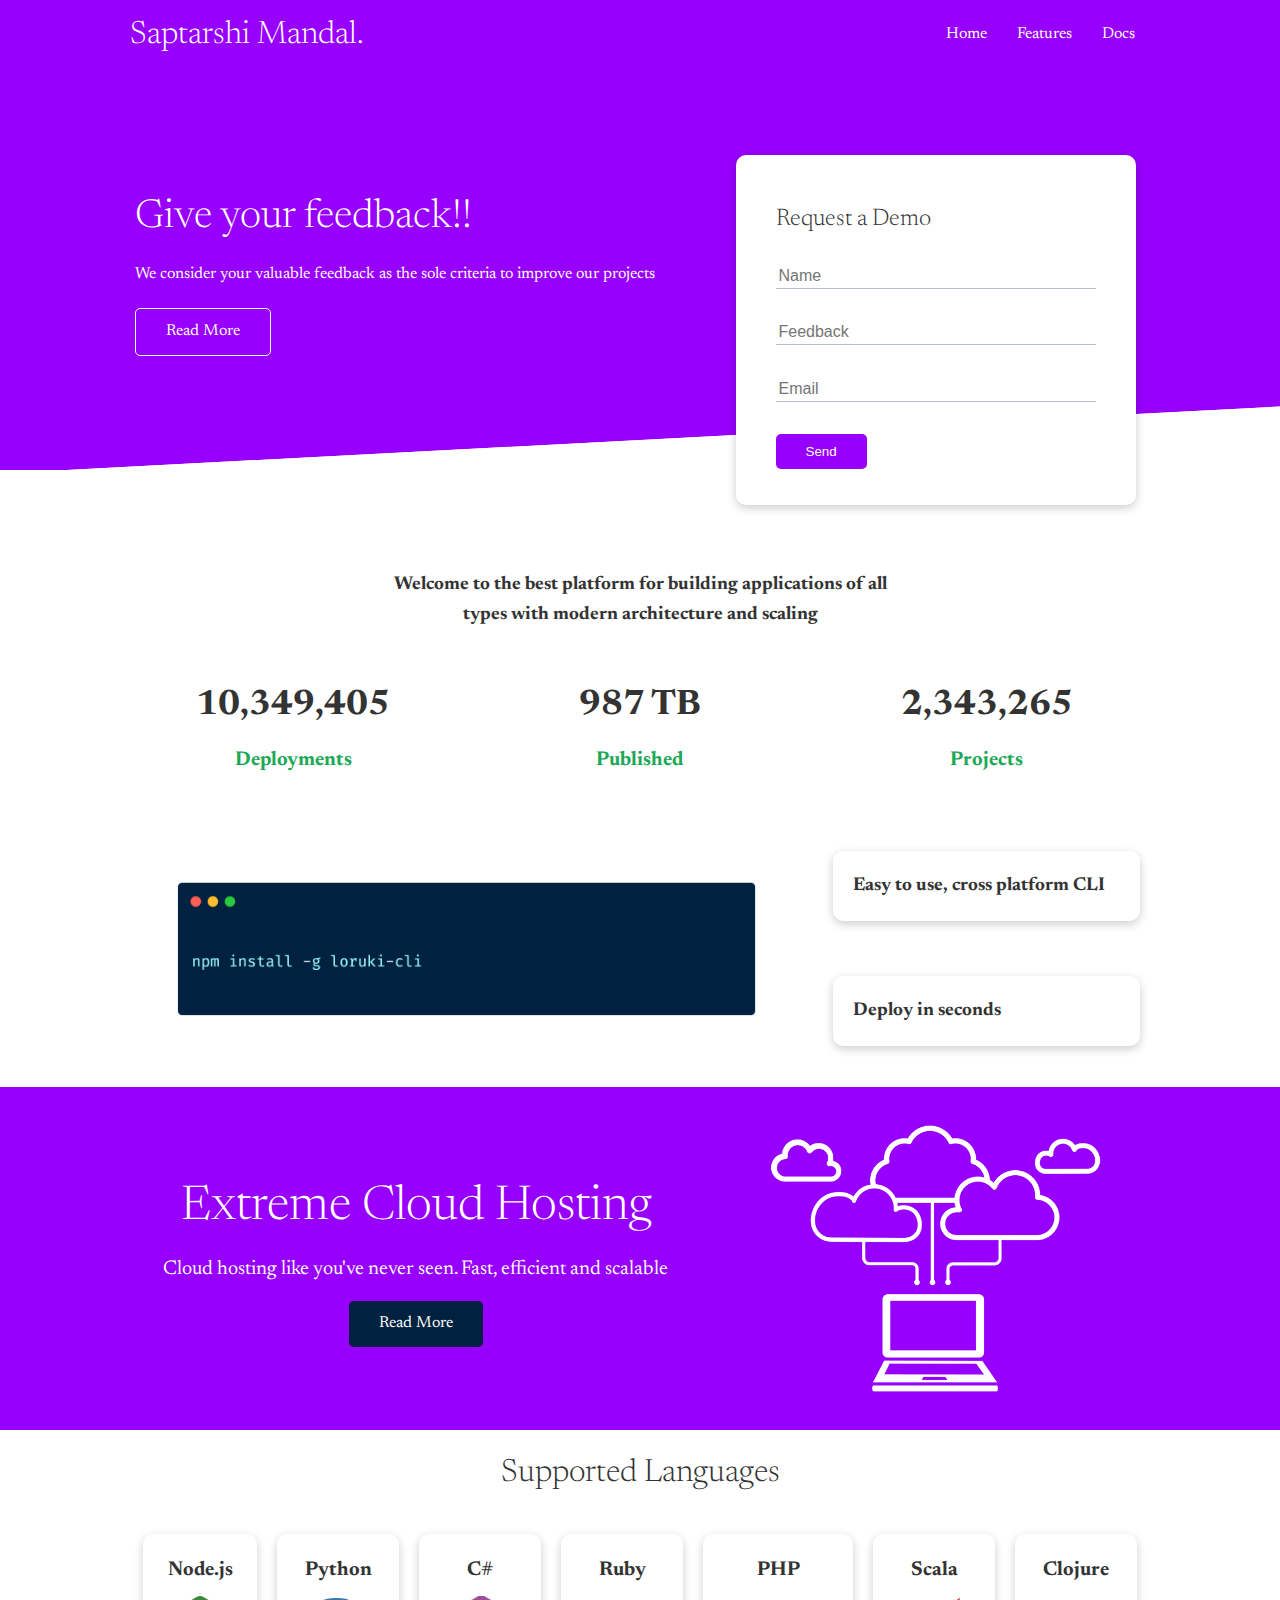
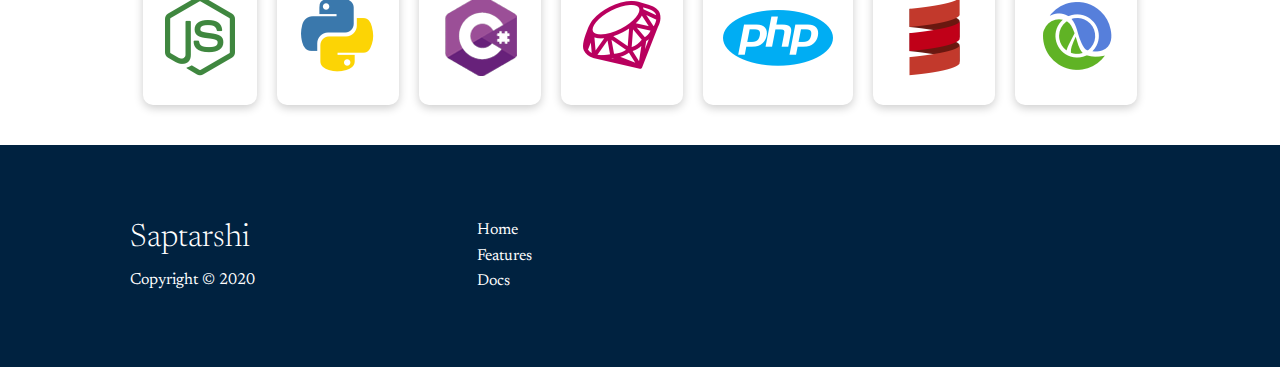
<file: index.html>
<!DOCTYPE html>
<html lang="en">
<head>
    <meta charset="UTF-8">
    <meta name="viewport" content="width=device-width, initial-scale=1.0">
    <link rel="stylesheet" href="https://cdnjs.cloudflare.com/ajax/libs/font-awesome/5.15.1/css/all.min.css" integrity="sha512-+4zCK9k+qNFUR5X+cKL9EIR+ZOhtIloNl9GIKS57V1MyNsYpYcUrUeQc9vNfzsWfV28IaLL3i96P9sdNyeRssA==" crossorigin="anonymous" />
    <link rel="stylesheet" href="css/utilities.css">
    <link rel="stylesheet" href="css/style.css">
    <title>Saptarshi | Cloud Hosting For Everyone</title>
</head>
<body>
    <!-- Navbar -->
    <div class="navbar">
        <div class="container flex">
            <h1 class="logo">Saptarshi Mandal.</h1>
            <nav>
                <ul>
                    <li><a href="index.html">Home</a></li>
                    <li><a href="features.html">Features</a></li>
                    <li><a href="docs.html">Docs</a></li>
                </ul>
            </nav>
        </div>
    </div>
    
    <!-- Showcase -->
    <section class="showcase">
        <div class="container grid">
            <div class="showcase-text">
                <h1>Give your feedback!!</h1>
                <p>We consider your valuable feedback as the sole criteria to improve our projects</p>
                <a href="features.html" class="btn btn-outline">Read More</a>
            </div>

            <div class="showcase-form card">
                <h2>Request a Demo</h2>
                 <!--  <form name="contact" netlify-honeypot="bot-field" method="POST" data-netlify="true">
                    <input type="hidden" name="form-name" value="contact">
                    <p class="hidden">
                        <label>Don’t fill this out if you're human: <input name="bot-field" /></label>
                      </p>
                    <div class="form-control">
                        <input type="text" name="name" placeholder="Name" required>
                    </div>
                    <div class="form-control">
                        <input type="text" name="company" placeholder="Company Name" required>
                    </div>
                    <div class="form-control">
                        <input type="email" name="email" placeholder="Email" required>
                    </div>
                    <input type="submit" value="Send" class="btn btn-primary">
                </form> -->
                 <form>
                    <div class="form-control">
                        <input type="text" name="name" placeholder="Name" required>
                    </div>
                    <div class="form-control">
                        <input type="text" name="company" placeholder="Feedback" required>
                    </div>
                    <div class="form-control">
                        <input type="email" name="email" placeholder="Email" required>
                    </div>
                    <input type="submit" value="Send" class="btn btn-primary">
                </form>
            </div>
        </div>
    </section>

    <!-- Stats -->
    <section class="stats">
        <div class="container">
            <h3 class="stats-heading text-center my-1">
                Welcome to the best platform for building applications of all types with modern architecture and scaling
            </h3>

            <div class="grid grid-3 text-center my-4">
                <div>
                    <i class="fas fa-server fa-3x"></i>
                    <h3>10,349,405</h3>
                    <p class="text-secondary">Deployments</p>
                </div>
                <div>
                    <i class="fas fa-upload fa-3x"></i>
                    <h3>987 TB</h3>
                    <p class="text-secondary">Published</p>
                </div>
                <div>
                    <i class="fas fa-project-diagram fa-3x"></i>
                    <h3>2,343,265</h3>
                    <p class="text-secondary">Projects</p>
                </div>
            </div>
        </div>
    </section>

    <!-- Cli -->
    <section class="cli">
        <div class="container grid">
            <img src="images/cli.png" alt="">
            <div class="card">
                <h3>Easy to use, cross platform CLI</h3>
            </div>
            <div class="card">
                <h3>Deploy in seconds</h3>
            </div>
        </div>
    </section>

    <!-- Cloud -->
    <section class="cloud bg-primary my-2 py-2">
        <div class="container grid">
            <div class="text-center">
                <h2 class="lg">Extreme Cloud Hosting</h2>
                <p class="lead my-1">Cloud hosting like you've never seen. Fast, efficient and scalable</p>
                <a href="features.html" class="btn btn-dark">Read More</a>
            </div>
            <img src="images/cloud.png" alt="">
        </div>
    </section>

    <!-- Languages -->
    <section class="languages">
        <h2 class="md text-center my-2">
            Supported Languages
        </h2>
        <div class="container flex">
            <div class="card">
                <h4>Node.js</h4>
                <img src="images/logos/node.png" alt="">
            </div>
            <div class="card">
                <h4>Python</h4>
                <img src="images/logos/python.png" alt="">
              </div>
              <div class="card">
                <h4>C#</h4>
                <img src="images/logos/csharp.png" alt="">
              </div>
              <div class="card">
                <h4>Ruby</h4>
                <img src="images/logos/ruby.png" alt="">
              </div>
              <div class="card">
                <h4>PHP</h4>
                <img src="images/logos/php.png" alt="">
              </div>
              <div class="card">
                <h4>Scala</h4>
                <img src="images/logos/scala.png" alt="">
              </div>
              <div class="card">
                <h4>Clojure</h4>
                <img src="images/logos/clojure.png" alt="">
              </div>
        </div>
    </section>

    <!-- Footer -->
    <footer class="footer bg-dark py-5">
        <div class="container grid grid-3">
            <div>
                <h1>Saptarshi
                </h1>
                <p>Copyright &copy; 2020</p>
            </div>
            <nav>
                <ul>
                    <li><a href="index.html">Home</a></li>
                    <li><a href="features.html">Features</a></li>
                    <li><a href="docs.html">Docs</a></li>
                </ul>
            </nav>
            <div class="social">
                <a href="#"><i class="fab fa-github fa-2x"></i></a>
                <a href="#"><i class="fab fa-facebook fa-2x"></i></a>
                <a href="#"><i class="fab fa-instagram fa-2x"></i></a>
                <a href="#"><i class="fab fa-twitter fa-2x"></i></a>
            </div>
        </div>
    </footer>
</body>
</html>
</file>
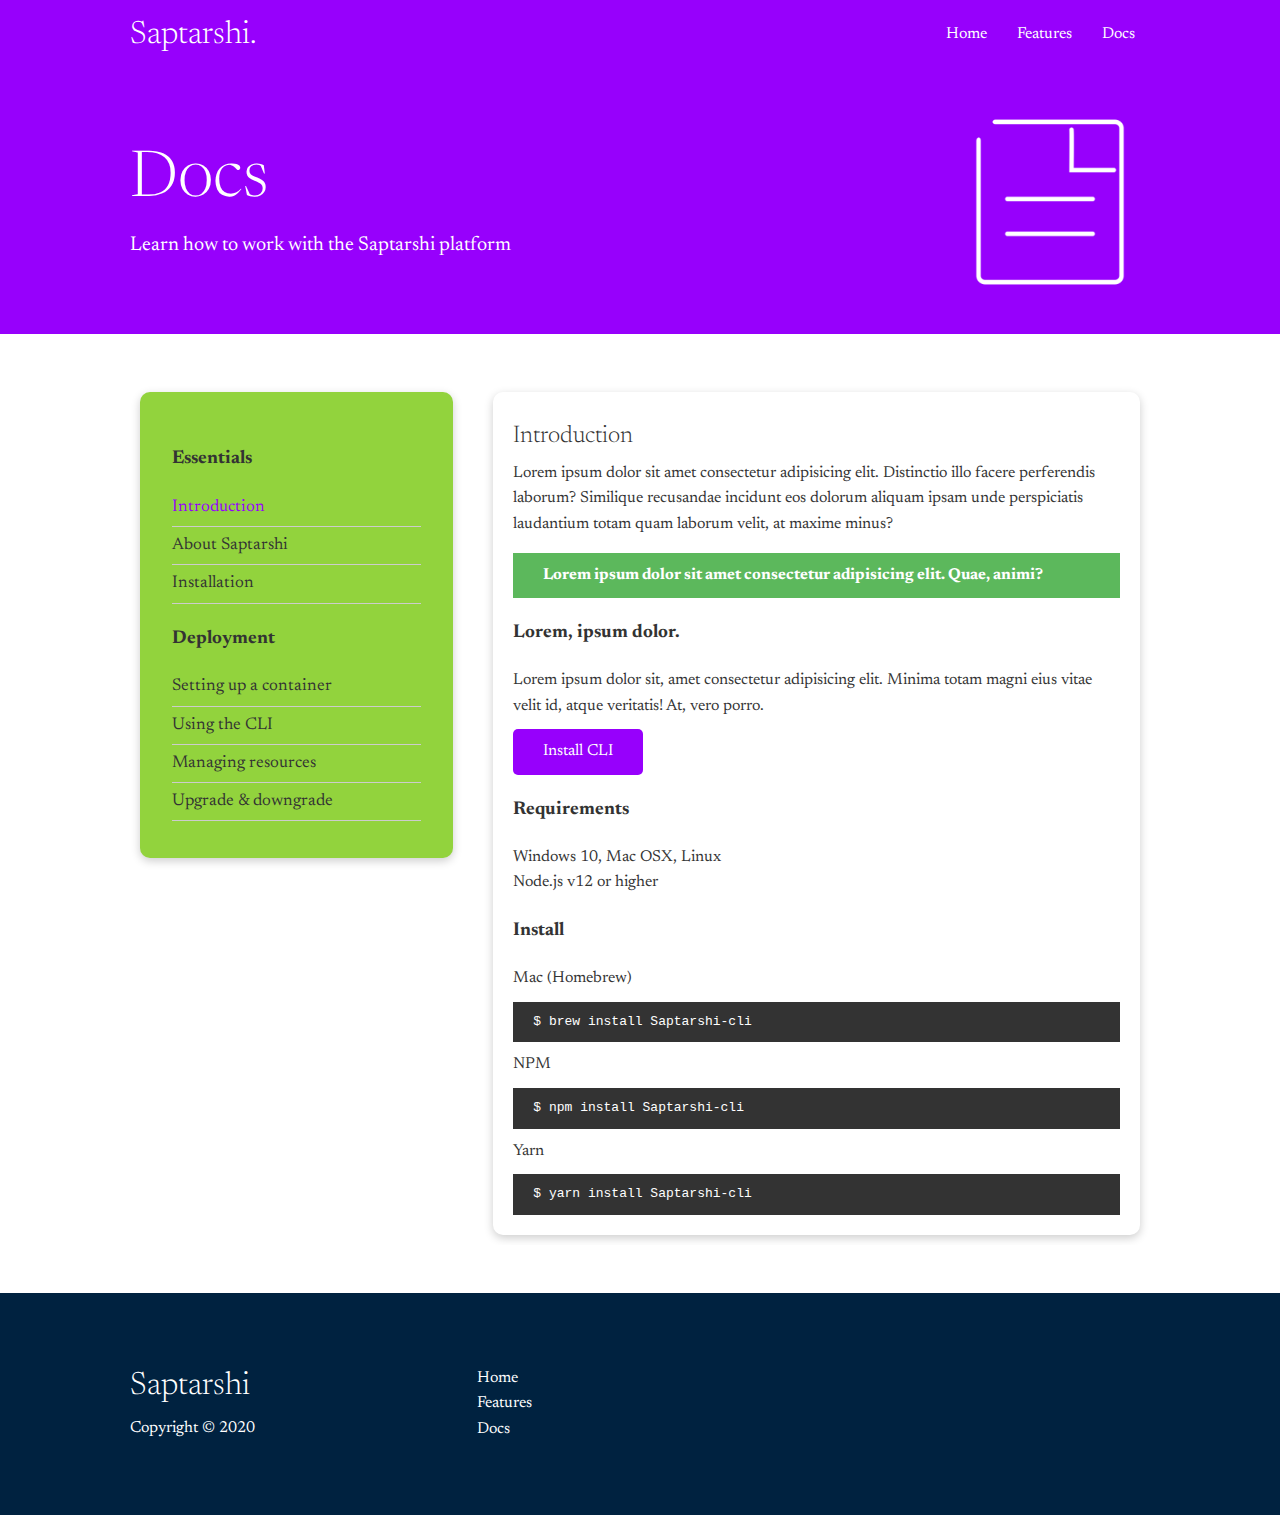
<file: docs.html>
<!DOCTYPE html>
<html lang="en">
<head>
    <meta charset="UTF-8">
    <meta name="viewport" content="width=device-width, initial-scale=1.0">
    <link rel="stylesheet" href="https://cdnjs.cloudflare.com/ajax/libs/font-awesome/5.15.1/css/all.min.css" integrity="sha512-+4zCK9k+qNFUR5X+cKL9EIR+ZOhtIloNl9GIKS57V1MyNsYpYcUrUeQc9vNfzsWfV28IaLL3i96P9sdNyeRssA==" crossorigin="anonymous" />
    <link rel="stylesheet" href="css/utilities.css">
    <link rel="stylesheet" href="css/style.css">
    <title>Saptarshi | Cloud Hosting For Everyone</title>
</head>
<body>
    <!-- Navbar -->
    <div class="navbar">
        <div class="container flex">
            <h1 class="logo">Saptarshi.</h1>
            <nav>
                <ul>
                    <li><a href="index.html">Home</a></li>
                    <li><a href="features.html">Features</a></li>
                    <li><a href="docs.html">Docs</a></li>
                </ul>
            </nav>
        </div>
    </div>

    <!-- Head -->
    <section class="docs-head bg-primary py-3">
        <div class="container grid">
            <div>
                <h1 class="xl">Docs</h1>
                <p class="lead">
                    Learn how to work with the Saptarshi platform
                </p>
            </div>
            <img src="images/docs.png" alt="">
        </div>
    </section>

    <!-- Docs main -->
    <section class="docs-main my-4">
        <div class="container grid">
            <div class="card bg-light p-3">
                <h3 class="my-2">Essentials</h3>
                <nav>
                    <ul>
                        <li><a class="text-primary" href="#">Introduction</a></li>
                        <li><a href="#">About Saptarshi</a></li>
                        <li><a href="#">Installation</a></li>
                    </ul>
                </nav>

                <h3 class="my-2">Deployment</h3>
                <nav>
                    <ul>
                        <li><a href="#">Setting up a container</a></li>
							<li><a href="#">Using the CLI</a></li>
							<li><a href="#">Managing resources</a></li>
							<li><a href="#">Upgrade & downgrade</a></li>
                    </ul>
                </nav>
            </div>
            <div class="card">
                <h2>Introduction</h2>
                <p>Lorem ipsum dolor sit amet consectetur adipisicing elit. Distinctio illo facere perferendis laborum? Similique recusandae incidunt eos dolorum aliquam ipsam unde perspiciatis laudantium totam quam laborum velit, at maxime minus?</p>

                <div class="alert alert-success">
                    <i class="fas fa-info"></i> Lorem ipsum dolor sit amet consectetur adipisicing elit. Quae, animi?
                </div>

                <h3>Lorem, ipsum dolor.</h3>
                <p>Lorem ipsum dolor sit, amet consectetur adipisicing elit. Minima totam magni eius vitae velit id, atque veritatis! At, vero porro.</p>
                <a href="#" class="btn btn-primary">Install CLI</a>

                <h3>Requirements</h3>
                <ul>
                    <li>Windows 10, Mac OSX, Linux</li>
                    <li>Node.js v12 or higher</li>
                </ul>

                <h3>Install</h3>
                <p>Mac (Homebrew)</p>
                <pre><code>$ brew install Saptarshi-cli</code></pre>
                <p>NPM</p>
                <pre><code>$ npm install Saptarshi-cli</code></pre>
                <p>Yarn</p>
                <pre><code>$ yarn install Saptarshi-cli</code></pre>

            </div>
        </div>
    </section>
    
    <!-- Footer -->
    <footer class="footer bg-dark py-5">
        <div class="container grid grid-3">
            <div>
                <h1>Saptarshi
                </h1>
                <p>Copyright &copy; 2020</p>
            </div>
            <nav>
                <ul>
                    <li><a href="index.html">Home</a></li>
                    <li><a href="features.html">Features</a></li>
                    <li><a href="docs.html">Docs</a></li>
                </ul>
            </nav>
            <div class="social">
                <a href="#"><i class="fab fa-github fa-2x"></i></a>
                <a href="#"><i class="fab fa-facebook fa-2x"></i></a>
                <a href="#"><i class="fab fa-instagram fa-2x"></i></a>
                <a href="#"><i class="fab fa-twitter fa-2x"></i></a>
            </div>
        </div>
    </footer>
</body>
</html>
</file>
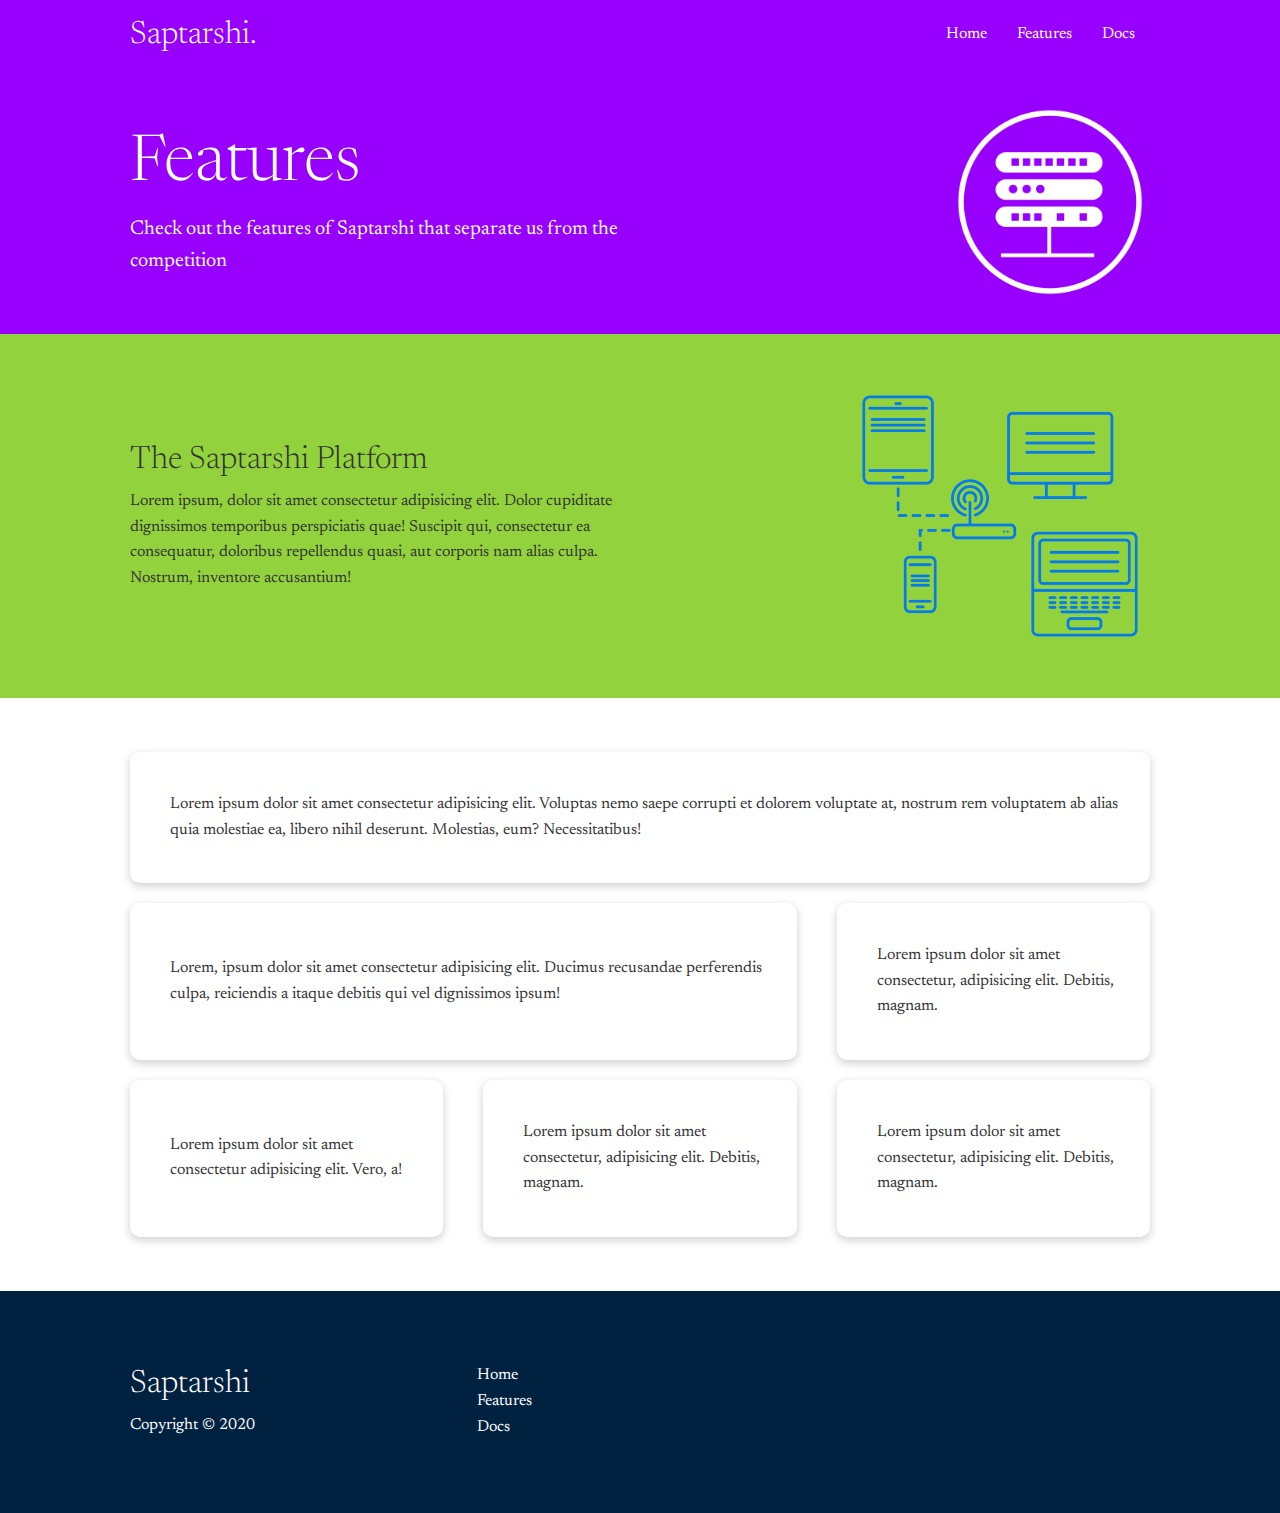
<file: features.html>
<!DOCTYPE html>
<html lang="en">
<head>
    <meta charset="UTF-8">
    <meta name="viewport" content="width=device-width, initial-scale=1.0">
    <link rel="stylesheet" href="https://cdnjs.cloudflare.com/ajax/libs/font-awesome/5.15.1/css/all.min.css" integrity="sha512-+4zCK9k+qNFUR5X+cKL9EIR+ZOhtIloNl9GIKS57V1MyNsYpYcUrUeQc9vNfzsWfV28IaLL3i96P9sdNyeRssA==" crossorigin="anonymous" />
    <link rel="stylesheet" href="css/utilities.css">
    <link rel="stylesheet" href="css/style.css">
    <title>Saptarshi | Cloud Hosting For Everyone</title>
</head>
<body>
    <!-- Navbar -->
    <div class="navbar">
        <div class="container flex">
            <h1 class="logo">Saptarshi.</h1>
            <nav>
                <ul>
                    <li><a href="index.html">Home</a></li>
                    <li><a href="features.html">Features</a></li>
                    <li><a href="docs.html">Docs</a></li>
                </ul>
            </nav>
        </div>
    </div>

    <!-- Head -->
    <section class="features-head bg-primary py-3">
        <div class="container grid">
            <div>
                <h1 class="xl">Features</h1>
                <p class="lead">
                    Check out the features of Saptarshi that separate us from the
						competition
                </p>
            </div>
            <img src="images/server.png" alt="">
        </div>
    </section>

    <!-- Sub head -->
    <section class="features-sub-head bg-light py-3">
        <div class="container grid">
            <div>
                <h1 class="md">The Saptarshi Platform</h1>
                <p>
                    Lorem ipsum, dolor sit amet consectetur adipisicing elit. Dolor cupiditate dignissimos temporibus perspiciatis quae! Suscipit qui, consectetur ea consequatur, doloribus repellendus quasi, aut corporis nam alias culpa. Nostrum, inventore accusantium!
                </p>
            </div>
            <img src="images/server2.png" alt="">
        </div>
    </section>

    <section class="features-main my-2">
        <div class="container grid grid-3">
            <div class="card flex">
                <i class="fas fa-server fa-3x"></i>
                <p>Lorem ipsum dolor sit amet consectetur adipisicing elit. Voluptas nemo saepe corrupti et dolorem voluptate at, nostrum rem voluptatem ab alias quia molestiae ea, libero nihil deserunt. Molestias, eum? Necessitatibus!</p>
            </div>
            <div class="card flex">
                <i class="fas fa-network-wired fa-3x"></i>
                <p>
                    Lorem, ipsum dolor sit amet consectetur adipisicing elit. Ducimus
                    recusandae perferendis culpa, reiciendis a itaque debitis qui vel
                    dignissimos ipsum!
                </p>
            </div>
            <div class="card flex">
                <i class="fas fa-laptop-code fa-3x"></i>
                <p>
                    Lorem ipsum dolor sit amet consectetur, adipisicing elit. Debitis,
                    magnam.
                </p>
            </div>
            <div class="card flex">
                <i class="fas fa-database fa-3x"></i>
                <p>
                    Lorem ipsum dolor sit amet consectetur adipisicing elit. Vero, a!
                </p>
            </div>
            <div class="card flex">
                <i class="fas fa-power-off fa-3x"></i>
                <p>
                    Lorem ipsum dolor sit amet consectetur, adipisicing elit. Debitis,
                    magnam.
                </p>
            </div>
            <div class="card flex">
                <i class="fas fa-upload fa-3x"></i>
                <p>
                    Lorem ipsum dolor sit amet consectetur, adipisicing elit. Debitis,
                    magnam.
                </p>
            </div>
        </div>
    </section>

    <!-- Footer -->
    <footer class="footer bg-dark py-5">
        <div class="container grid grid-3">
            <div>
                <h1>Saptarshi
                </h1>
                <p>Copyright &copy; 2020</p>
            </div>
            <nav>
                <ul>
                    <li><a href="index.html">Home</a></li>
                    <li><a href="features.html">Features</a></li>
                    <li><a href="docs.html">Docs</a></li>
                </ul>
            </nav>
            <div class="social">
                <a href="#"><i class="fab fa-github fa-2x"></i></a>
                <a href="#"><i class="fab fa-facebook fa-2x"></i></a>
                <a href="#"><i class="fab fa-instagram fa-2x"></i></a>
                <a href="#"><i class="fab fa-twitter fa-2x"></i></a>
            </div>
        </div>
    </footer>
</body>
</html>
</file>
<file: css/utilities.css>
.container {
  max-width: 1100px;
  margin: 0 auto;
  overflow: auto;
  padding: 0 40px;
}

.card {
  background-color: #fff;
  color: #333;
  border-radius: 10px;
  box-shadow: 0 3px 10px rgba(0, 0, 0, 0.2);
  padding: 20px;
  margin: 10px;
}

.btn {
  display: inline-block;
  padding: 10px 30px;
  cursor: pointer;
  background: var(--primary-color);
  color: #fff;
  border: none;
  border-radius: 5px;
}

.btn-outline {
  background-color: transparent;
  border: 1px #fff solid;
}

.btn:hover {
  transform: scale(0.98);
}

/* Backgrounds & colored buttons */
.bg-primary,
.btn-primary {
  background-color: var(--primary-color);
  color: #fff;
}

.bg-secondary,
.btn-secondary {
  background-color: var(--secondary-color);
  color: #fff;
}

.bg-dark,
.btn-dark {
  background-color: var(--dark-color);
  color: #fff;
}

.bg-light,
.btn-light {
  background-color: var(--light-color);
  color: #333;
}

.bg-primary a,
.btn-primary a,
.bg-secondary a,
.btn-secondary a,
.bg-dark a,
.btn-dark a {
  color: #fff;
}

/* Text colors */
.text-primary {
  color: var(--primary-color);
}

.text-secondary {
  color: var(--secondary-color);
}

.text-dark {
  color: var(--dark-color);
}

.text-light {
  color: var(--light-color);
}

/* Text sizes */
.lead {
  font-size: 20px;
}

.sm {
  font-size: 1rem;
}

.md {
  font-size: 2rem;
}

.lg {
  font-size: 3rem;
}

.xl {
  font-size: 4rem;
}

.text-center {
  text-align: center;
}

/* Alert */
.alert {
  background-color: var(--light-color);
  padding: 10px 20px;
  font-weight: bold;
  margin: 15px 0;
}

.alert i {
  margin-right: 10px;
}

.alert-success {
  background-color: var(--success-color);
  color: #fff;
}

.alert-error {
  background-color: var(--error-color);
  color: #fff;
}

.flex {
  display: flex;
  justify-content: center;
  align-items: center;
  height: 100%;
}

.grid {
  display: grid;
  grid-template-columns: repeat(2, 1fr);
  gap: 20px;
  justify-content: center;
  align-items: center;
  height: 100%;
}

.grid-3 {
  grid-template-columns: repeat(3, 1fr);
}

/* Margin */
.my-1 {
  margin: 1rem 0;
}

.my-2 {
  margin: 1.5rem 0;
}

.my-3 {
  margin: 2rem 0;
}

.my-4 {
  margin: 3rem 0;
}

.my-5 {
  margin: 4rem 0;
}

.m-1 {
  margin: 1rem;
}

.m-2 {
  margin: 1.5rem;
}

.m-3 {
  margin: 2rem;
}

.m-4 {
  margin: 3rem;
}

.m-5 {
  margin: 4rem;
}

/* Padding */
.py-1 {
  padding: 1rem 0;
}

.py-2 {
  padding: 1.5rem 0;
}

.py-3 {
  padding: 2rem 0;
}

.py-4 {
  padding: 3rem 0;
}

.py-5 {
  padding: 4rem 0;
}

.p-1 {
  padding: 1rem;
}

.p-2 {
  padding: 1.5rem;
}

.p-3 {
  padding: 2rem;
}

.p-4 {
  padding: 3rem;
}

.p-5 {
  padding: 4rem;
}
</file>
<file: css/style.css>
@import url('https://fonts.googleapis.com/css2?family=Lato:wght@300&display=swap');
@import url('https://fonts.googleapis.com/css2?family=Newsreader:ital,wght@1,500&display=swap');

:root {
  --primary-color: #9700fc;
  --secondary-color: #1ca856;
  --dark-color: #002240;
  --light-color: #92d33d;
  --success-color: #5cb85c;
  --error-color: #d9534f;
}

* {
  box-sizing: border-box;
  padding: 0;
  margin: 0;
}

body {
  font-family: 'Newsreader', sans-serif;
  color: #333;
  line-height: 1.6;
}

ul {
  list-style-type: none;
}

a {
  text-decoration: none;
  color: #333;
}

h1,
h2 {
  font-weight: 300;
  line-height: 1.2;
  margin: 10px 0;
}

p {
  margin: 10px 0;
}

img {
  width: 100%;
}

code,
pre {
  background: #333;
  color: #fff;
  padding: 10px;
}

.hidden {
  visibility: hidden;
  height: 0;
}

/* Navbar */
.navbar {
  background-color: var(--primary-color);
  color: #fff;
  height: 70px;
}

.navbar ul {
  display: flex;
}

.navbar a {
  color: #fff;
  padding: 10px;
  margin: 0 5px;
}

.navbar a:hover {
  border-bottom: 2px #fff solid;
}

.navbar .flex {
  justify-content: space-between;
}

/* Showcase */
.showcase {
  height: 400px;
  background-color: var(--primary-color);
  color: #fff;
  position: relative;
}

.showcase h1 {
  font-size: 40px;
}

.showcase p {
  margin: 20px 0;
}

.showcase .grid {
  overflow: visible;
  grid-template-columns: 55% auto;
  gap: 30px;
}

.showcase-text {
  animation: slideInFromLeft 1s ease-in;
}

.showcase-form {
  position: relative;
  top: 60px;
  height: 350px;
  width: 400px;
  padding: 40px;
  z-index: 100;
  justify-self: flex-end;
  animation: slideInFromRight 1s ease-in;
}

.showcase-form .form-control {
  margin: 30px 0;
}

.showcase-form input[type='text'],
.showcase-form input[type='email'] {
  border: 0;
  border-bottom: 1px solid #b4becb;
  width: 100%;
  padding: 3px;
  font-size: 16px;
}

.showcase-form input:focus {
  outline: none;
}

.showcase::before,
.showcase::after {
  content: '';
  position: absolute;
  height: 100px;
  bottom: -70px;
  right: 0;
  left: 0;
  background: #fff;
  transform: skewY(-3deg);
  -webkit-transform: skewY(-3deg);
  -moz-transform: skewY(-3deg);
  -ms-transform: skewY(-3deg);
}

/* Stats */
.stats {
  padding-top: 100px;
  animation: slideInFromBottom 1s ease-in;
}

.stats-heading {
  max-width: 500px;
  margin: auto;
}

.stats .grid h3 {
  font-size: 35px;
}

.stats .grid p {
  font-size: 20px;
  font-weight: bold;
}

/* Cli */
.cli .grid {
  grid-template-columns: repeat(3, 1fr);
  grid-template-rows: repeat(2, 1fr);
}

.cli .grid > *:first-child {
  grid-column: 1 / span 2;
  grid-row: 1 / span 2;
}

/* Cloud */
.cloud .grid {
  grid-template-columns: 4fr 3fr;
}

/* Languages */

.languages .flex {
  flex-wrap: wrap;
}

.languages .card {
  text-align: center;
  margin: 18px 10px 40px;
  transition: transform 0.2s ease-in;
}

.languages .card h4 {
  font-size: 20px;
  margin-bottom: 10px;
}

.languages .card:hover {
  transform: translateY(-15px);
}

/* Features */
.features-head img,
.docs-head img {
  width: 200px;
  justify-self: flex-end;
}

.features-sub-head img {
  width: 300px;
  justify-self: flex-end;
}

.features-main .card > i {
  margin-right: 20px;
}

.features-main .grid {
  padding: 30px;
}

.features-main .grid > *:first-child {
  grid-column: 1 / span 3;
}

.features-main .grid > *:nth-child(2) {
  grid-column: 1 / span 2;
}

/* Docs */
.docs-main h3 {
  margin: 20px 0;
}

.docs-main .grid {
  grid-template-columns: 1fr 2fr;
  align-items: flex-start;
}

.docs-main nav li {
  font-size: 17px;
  padding-bottom: 5px;
  margin-bottom: 5px;
  border-bottom: 1px #ccc solid;
}

.docs-main a:hover {
  font-weight: bold;
}

/* Footer */
.footer .social a {
  margin: 0 10px;
}

/* Animations */
@keyframes slideInFromLeft {
  0% {
    transform: translateX(-100%);
  }

  100% {
    transform: translateX(0);
  }
}

@keyframes slideInFromRight {
  0% {
    transform: translateX(100%);
  }

  100% {
    transform: translateX(0);
  }
}

@keyframes slideInFromTop {
  0% {
    transform: translateY(-100%);
  }

  100% {
    transform: translateX(0);
  }
}

@keyframes slideInFromBottom {
  0% {
    transform: translateY(100%);
  }

  100% {
    transform: translateX(0);
  }
}

/* Tablets and under */
@media (max-width: 768px) {
  .grid,
  .showcase .grid,
  .stats .grid,
  .cli .grid,
  .cloud .grid,
  .features-main .grid,
  .docs-main .grid {
    grid-template-columns: 1fr;
    grid-template-rows: 1fr;
  }

  .showcase {
    height: auto;
  }

  .showcase-text {
    text-align: center;
    margin-top: 40px;
    animation: slideInFromTop 1s ease-in;
  }

  .showcase-form {
    justify-self: center;
    margin: auto;
    animation: slideInFromBottom 1s ease-in;
  }

  .cli .grid > *:first-child {
    grid-column: 1;
    grid-row: 1;
  }

  .features-head,
  .features-sub-head,
  .docs-head {
    text-align: center;
  }

  .features-head img,
  .features-sub-head img,
  .docs-head img {
    justify-self: center;
  }

  .features-main .grid > *:first-child,
  .features-main .grid > *:nth-child(2) {
    grid-column: 1;
  }
}

/* Mobile */
@media (max-width: 500px) {
  .navbar {
    font-weight: bolder;
    font-size: large;
    font-style: normal;
    height: 110px;
  }

  .navbar .flex {
    flex-direction: column;
  }

  .navbar ul {
    padding: 10px;
    background-color: rgba(0, 0, 0, 0.1);
  }
  
  .showcase-form {
    width: 300px;
  }
}
</file>
